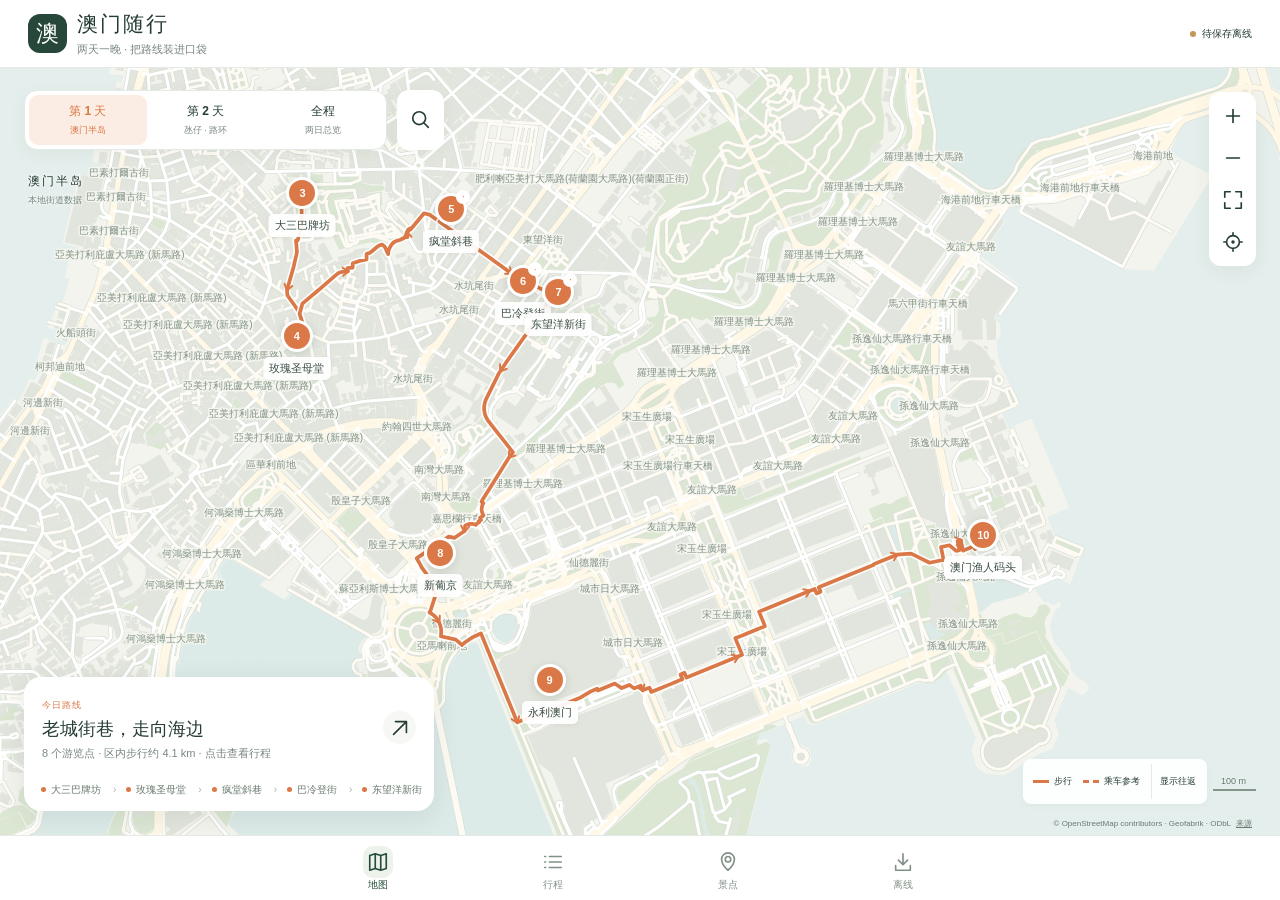
<file: macau-mobile/index.html>
<!doctype html>
<html lang="zh-CN"><head><meta charset="utf-8"><meta name="viewport" content="width=device-width,initial-scale=1,viewport-fit=cover"><meta name="theme-color" content="#f7f8f5"><meta name="apple-mobile-web-app-capable" content="yes"><meta name="apple-mobile-web-app-status-bar-style" content="default"><meta name="apple-mobile-web-app-title" content="澳门随行"><meta name="description" content="澳门两天一晚。内置街道、沿路路线和拍照机位，可保存到手机离线使用。"><title>澳门随行 · 手机离线地图</title><link rel="manifest" href="./manifest.json"><link rel="apple-touch-icon" href="./icon-192.png"><link rel="icon" href="./icon.svg"><link rel="stylesheet" href="./style.css"></head>
<body>
<header class="top"><div class="brand"><span class="brand-mark">澳</span><div><h1>澳门随行</h1><p>两天一晚 · 把路线装进口袋</p></div></div><button id="offlineStatus" class="status" title="查看离线准备状态"><i></i><span>准备中</span></button></header>
<main>
<section id="mapPage" class="page map-page"><div id="map" aria-label="澳门街道地图，可单指拖动、双指缩放"><canvas id="base"></canvas><canvas id="route"></canvas><div id="markers"></div></div>
<div class="map-toolbar"><div class="days" role="tablist" aria-label="选择行程"><button data-day="1" role="tab" aria-selected="true">第 1 天<span>澳门半岛</span></button><button data-day="2" role="tab" aria-selected="false">第 2 天<span>氹仔 · 路环</span></button><button data-day="all" role="tab" aria-selected="false">全程<span>两日总览</span></button></div><button class="small-btn" id="searchOpen" aria-label="搜索景点">⌕</button></div>
<div class="map-controls"><button id="zoomIn" aria-label="放大">＋</button><button id="zoomOut" aria-label="缩小">−</button><button id="fit" aria-label="显示整天行程">⛶</button><button id="gps" aria-label="定位我的位置">◎</button></div>
<div class="map-caption"><span id="areaCaption">澳门半岛</span><small>本地街道数据</small></div>
<div class="map-bottom"><div class="legend"><span><i></i>步行</span><span><i class="dash"></i>乘车参考</span><button id="returnToggle" aria-pressed="false">显示往返</button></div><div id="scale">500 m</div></div>
<div class="map-credit">© OpenStreetMap contributors · Geofabrik · ODbL <button id="sourcesOpen">来源</button></div>
<div id="peek" class="peek"><button id="peekOpen" class="peek-main"><div><span class="peek-eyebrow">今日路线</span><h2 id="peekTitle">沿着街道，慢慢走</h2><p id="peekText">地图与路线正在本地载入</p></div><span class="peek-arrow">↗</span></button><div id="miniRoute" class="mini-route"></div></div>
</section>
<section id="planPage" class="page scroll-page" hidden><div class="section-intro"><p class="muted">路线 / 行程</p><h2 id="planTitle">澳门半岛，老城到海边</h2><p id="planSummary"></p></div><div class="plan-days"><button data-day="1">第 1 天</button><button data-day="2">第 2 天</button></div><div id="nightControls" class="night-controls" hidden><button data-plan="direct">少折返优先</button><button data-plan="night">酒店区夜景收尾</button></div><p class="fine" id="planCaution">时间为规划估算，不包含排队和通关；过关与返程请自行留足余量。</p><div id="planList"></div></section>
<section id="spotsPage" class="page scroll-page" hidden><div class="section-intro"><p class="muted">收藏 / 拍照</p><h2>每一站，都有值得看的</h2></div><label class="search"><span>⌕</span><input id="search" type="search" placeholder="搜索景点、街道、机位" autocomplete="off"></label><div class="filters"><button data-filter="all" class="active">全部地点</button><button data-filter="camera">拍照机位</button><button data-filter="done">已打卡</button></div><div id="spotsList"></div></section>
<section id="offlinePage" class="page scroll-page" hidden><div class="section-intro"><p class="muted">手机 / 离线</p><h2>没有信号，也不丢路线</h2><p>地图、路线和景点小图已随应用打包。下载到手机后，不再调用外部地图服务。</p></div><div class="offline-card"><span class="offline-symbol">↓</span><h3 id="offlineTitle">正在检查本机存储</h3><p id="offlineMessage">先保持网络连接，让应用完成首次保存。</p><progress id="offlineProgress" max="100" value="0"></progress><button class="primary" id="cacheBtn">保存 / 检查离线内容</button><p id="cacheDetail" class="fine"></p></div><h3>iPhone 使用方法</h3><div class="howto"><p><b>1</b><span>用 <strong>Safari</strong> 打开本页，不是在聊天附件或“文件”中预览 HTML。</span></p><p><b>2</b><span>点 Safari 分享按钮，选择<strong>添加到主屏幕</strong>，开启“作为网页 App 打开”。</span></p><p><b>3</b><span><strong>从主屏幕打开一次</strong>，等这里显示“离线已就绪”。然后开启飞行模式，关闭应用再重新打开验证。</span></p></div><p class="fine">Android：使用 Chrome，菜单中选择“安装应用”或“添加到主屏幕”。首次准备仍需联网；清理网站数据后需重新保存。</p><div class="settings"><button id="exportNotes">导出打卡与笔记<span>↗</span></button><button id="importNotes">导入备份<span>↗</span></button><button id="helpOpen">地图来源与使用边界<span>↗</span></button></div><p class="fine">不上传你的位置或笔记。GPS 仅在点击定位且获授权后读取一次。路线不是实时导航，乘车线不等于公交线。</p></section>
</main>
<nav class="bottom-nav" aria-label="主导航"><button data-page="map" class="active"><span>⌘</span>地图</button><button data-page="plan"><span>☷</span>行程</button><button data-page="spots"><span>◇</span>景点</button><button data-page="offline"><span>↓</span>离线</button></nav>
<div id="sheetBackdrop" class="sheet-backdrop" hidden></div><section id="sheet" class="sheet" role="dialog" aria-modal="true" aria-labelledby="sheetTitle" hidden><div class="sheet-head"><span class="handle"></span><button id="sheetClose" aria-label="关闭详情">×</button></div><div id="sheetContent" class="sheet-content"></div><div id="sheetFooter" class="sheet-footer"></div></section>
<div id="toast" role="status" class="toast"></div><div id="loading" class="loading"><span class="brand-mark">澳</span><h2>把澳门装进口袋</h2><p id="loadingText">正在载入内置街道与行程…</p><button id="loadRetry" hidden>重新加载</button></div><noscript><p style="position:fixed;inset:0;background:white;z-index:999;padding:30px">当前查看器未运行网页脚本。请用 Safari 打开应用网址，不要预览 HTML 附件。</p></noscript><script src="./app.js" defer></script></body></html>
</file>
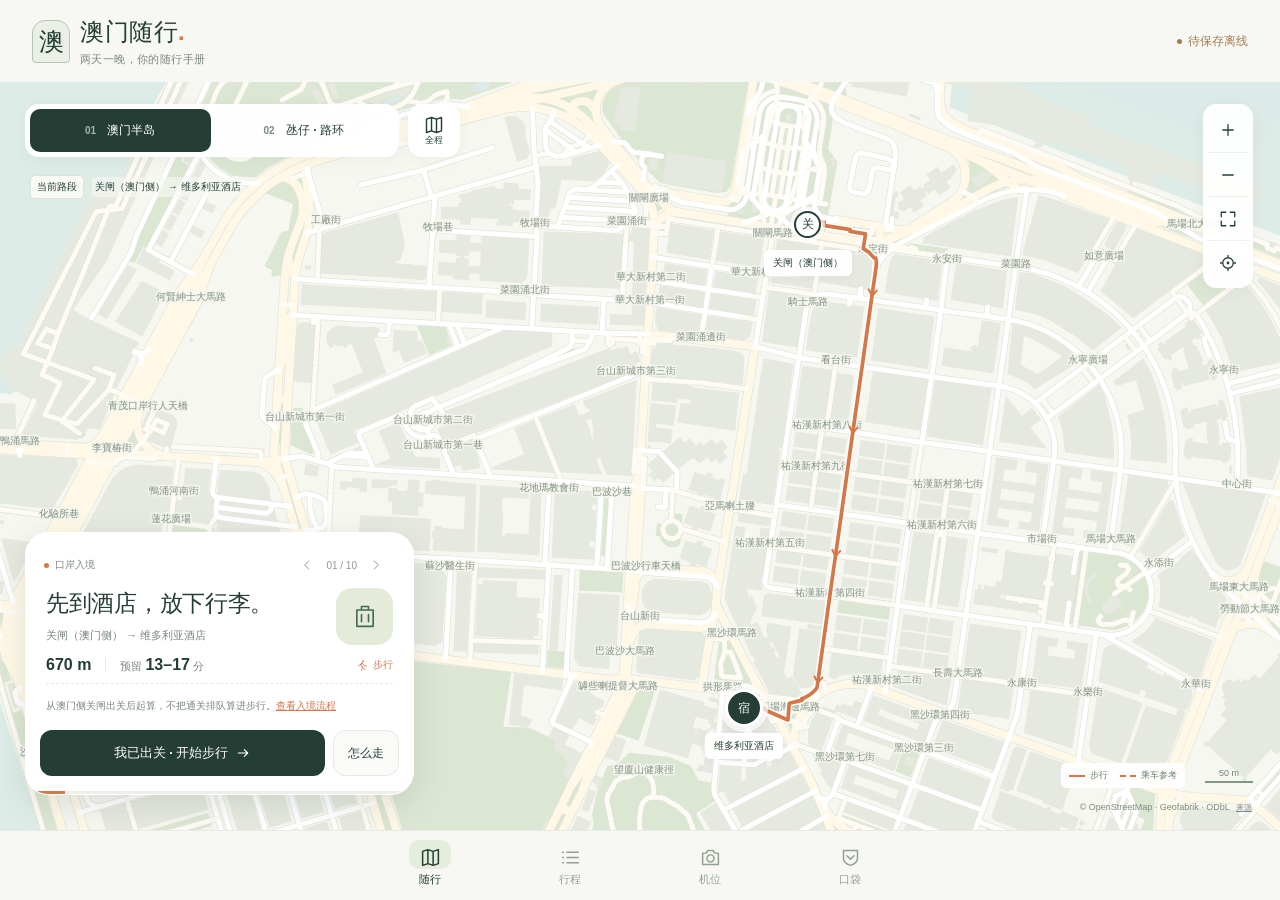
<file: macau-v2/index.html>
<!doctype html>
<html lang="zh-CN"><head><meta charset="utf-8"><meta name="viewport" content="width=device-width,initial-scale=1,viewport-fit=cover"><meta name="theme-color" content="#f7f8f4"><meta name="apple-mobile-web-app-capable" content="yes"><meta name="apple-mobile-web-app-status-bar-style" content="default"><meta name="apple-mobile-web-app-title" content="澳门随行"><meta name="description" content="从口岸到酒店，从酒店再出发。澳门两天一晚的手机离线随行地图。"><title>澳门随行 2.0 · 从口岸到下一站</title><link rel="manifest" href="./manifest.json"><link rel="icon" href="./icon.svg"><link rel="apple-touch-icon" href="./icon-192.png"><link rel="stylesheet" href="./style.css"></head>
<body>
<header class="app-header"><button class="wordmark" data-page="map" aria-label="返回随行地图"><span class="brand-mark">澳</span><span><strong>澳门随行<span class="brand-point">.</span></strong><small>两天一晚，你的随行手册</small></span></button><button id="offlineStatus" class="status" aria-label="查看离线状态"><i></i><span>正在保存</span></button></header>
<main>
<section id="mapPage" class="page map-page">
 <div id="map" tabindex="0" role="application" aria-label="澳门街道地图，单指拖动，双指缩放"><canvas id="base"></canvas><canvas id="route"></canvas><div id="markers"></div></div>
 <div class="map-header"><div class="day-tabs" role="tablist" aria-label="选择天数"><button role="tab" data-day="1" aria-selected="true"><span>01</span> 澳门半岛</button><button role="tab" data-day="2" aria-selected="false"><span>02</span> 氹仔 · 路环</button></div><button id="wholeDay" class="square" aria-label="切换整天路线" title="切换整天路线"></button></div>
 <div class="map-mode"><span id="viewBadge">当前路段</span><span id="viewDescription">关闸 → 维多利亚酒店</span></div>
 <div class="map-controls"><button id="zoomIn" aria-label="放大地图"></button><button id="zoomOut" aria-label="缩小地图"></button><button id="fit" aria-label="重新聚焦路线"></button><button id="gps" aria-label="查看我的位置"></button></div>
 <div class="map-meta"><div class="legend"><span><i></i>步行</span><span><i class="dash"></i>乘车参考</span></div><div id="scale">100 m</div></div>
 <div class="map-credit">© OpenStreetMap · Geofabrik · ODbL <button id="sourcesOpen">来源</button></div>
 <section id="journeyCard" class="journey-card" aria-live="polite"></section>
</section>
<section id="planPage" class="page scroll-page" hidden>
 <div class="page-intro"><span class="section-label">行程手册</span><h1>每一步，都接得上。</h1><p>口岸到酒店，再从酒店出发。</p></div>
 <div class="plan-tabs"><button data-day="1">第一天 · 澳门半岛</button><button data-day="2">第二天 · 离岛</button></div>
 <div id="planOverview" class="plan-overview"></div><div id="nightControls" class="choice-row" hidden><button data-plan="direct">少折返优先</button><button data-plan="night">夜景收尾</button></div>
 <div class="plan-tools"><span id="planCount"></span><button id="planSettings">出发时间与节奏 <span data-icon="sliders"></span></button></div>
 <div id="planList" class="timeline"></div><p class="footnote">时间是可调整的规划估算，不含通关排队。不会根据定位自动勾选，也不会跳过酒店。</p>
</section>
<section id="spotsPage" class="page scroll-page" hidden>
 <div class="page-intro"><span class="section-label">口袋收藏</span><h1>把喜欢的澳门，留下来。</h1><p>你的景点与拍照机位，都在这里。图片已内置，断网也能看。</p></div>
 <label class="search"><span data-icon="search"></span><input id="search" type="search" placeholder="搜索景点、街道或机位" autocomplete="off"></label>
 <div class="filters"><button data-filter="all" class="active">全部地点</button><button data-filter="camera">拍照机位</button><button data-filter="done">已打卡</button></div><div id="spotsList"></div>
</section>
<section id="offlinePage" class="page scroll-page" hidden>
 <div class="page-intro"><span class="section-label">我的口袋</span><h1>没信号，也有方向。</h1><p>街道、路线和小图在本机。进度由你掌控，不上传个人笔记。</p></div>
 <div class="offline-card"><span class="offline-symbol" data-icon="download"></span><div><h2 id="offlineTitle">检查离线内容</h2><p id="offlineMessage">首次打开时请保持联网。</p></div><progress id="offlineProgress" max="100" value="0"></progress><p id="cacheDetail" class="footnote"></p><button class="primary" id="cacheBtn">保存 / 检查离线内容</button></div>
 <div class="hotel-pass"><span class="section-label">今晚落脚</span><h2>维多利亚酒店</h2><p>澳门拱形马路 118 号<br><span>酒店寄存与入住时间，以前台确认为准。</span></p><button id="hotelOpen">打开酒店卡片 <span data-icon="arrow"></span></button></div>
 <div class="settings-list"><button id="installHelp">添加到手机主屏幕<span data-icon="arrow"></span></button><button id="exportNotes">导出进度与笔记<span data-icon="download"></span></button><button id="importNotes">导入旧版或新版备份<span data-icon="upload"></span></button><button id="resetJourney">重置行程进度<span data-icon="refresh"></span></button><button id="helpOpen">数据来源与使用边界<span data-icon="info"></span></button></div>
 <p class="footnote">澳门随行 2.0 · 街道快照 2026-10-12<br>路线是沿路参考，不是实时导航。乘车线不是公交线。清理网站数据会清除本机保存内容，请先备份。</p>
</section>
</main>
<nav class="bottom-nav" aria-label="主导航"><button data-page="map" class="active"><span data-icon="map"></span><span>随行</span></button><button data-page="plan"><span data-icon="list"></span><span>行程</span></button><button data-page="spots"><span data-icon="camera"></span><span>机位</span></button><button data-page="offline"><span data-icon="pocket"></span><span>口袋</span></button></nav>
<div id="sheetBackdrop" class="sheet-backdrop" hidden></div><section id="sheet" class="sheet" role="dialog" aria-modal="true" aria-labelledby="sheetTitle" hidden><div class="sheet-head"><span class="handle"></span><button id="sheetClose" aria-label="关闭详情"><span data-icon="close"></span></button></div><div id="sheetContent" class="sheet-content"></div><div id="sheetFooter" class="sheet-footer"></div></section>
<div id="toast" role="status" class="toast"></div><div id="loading" class="loading"><span class="brand-mark">澳</span><h2>下一站，澳门。</h2><p id="loadingText">正在打开你的离线随行手册…</p><button id="loadRetry" hidden>重新载入</button></div><noscript><p style="position:fixed;inset:0;background:#fff;z-index:1000;padding:30px">请用 Safari 打开成品网址，不要在附件预览器中运行 HTML。</p></noscript><script src="./app.js" defer></script>
</body></html>
</file>
<file: macau-mobile/style.css>
:root{--ink:#253d35;--muted:#798780;--line:#e5eae5;--paper:#f7f8f5;--accent:#db7847;--soft:#fbede3;--blue:#526fc0;--safe:env(safe-area-inset-bottom,0px);--top:calc(68px + env(safe-area-inset-top,0px));--nav:calc(65px + var(--safe));font-family:-apple-system,BlinkMacSystemFont,'Segoe UI','PingFang SC','Microsoft YaHei',sans-serif;color:var(--ink);font-synthesis:none}*{box-sizing:border-box}html,body{margin:0;height:100%;height:100dvh;overflow:hidden;background:var(--paper)}button,input,textarea{font:inherit}button{color:inherit;cursor:pointer;border:0;background:none;-webkit-tap-highlight-color:transparent;touch-action:manipulation}a{color:var(--accent)}button:focus-visible,a:focus-visible,input:focus-visible,textarea:focus-visible{outline:3px solid #a5bfae;outline-offset:3px}button:disabled{opacity:.5;cursor:wait}[hidden]{display:none!important}svg.ui-icon{width:22px;height:22px;fill:none;stroke:currentColor;stroke-width:1.8;stroke-linecap:round;stroke-linejoin:round;pointer-events:none}.top{height:var(--top);padding:env(safe-area-inset-top,0px) 18px 0;display:flex;align-items:center;justify-content:space-between;background:#fff;border-bottom:1px solid var(--line);position:relative;z-index:30}.brand{display:flex;gap:10px;align-items:center}.brand-mark{width:39px;height:39px;display:grid;place-items:center;background:#26473a;border-radius:12px;color:#fff;font-size:23px;font-family:serif;flex-shrink:0}.brand h1{font-size:19px;margin:0;letter-spacing:2px}.brand p{font-size:10px;color:var(--muted);margin:4px 0 0}.status{font-size:10px;display:flex;align-items:center;gap:6px;min-height:44px;padding:8px 0 8px 10px;white-space:nowrap}.status i{width:6px;height:6px;border-radius:50%;background:#c39758}.status.ready i{background:#527d59}main{position:absolute;top:var(--top);bottom:var(--nav);left:0;right:0}.page{height:100%;width:100%;position:relative}.map-page{overflow:hidden}.map-page #map{position:absolute;inset:0;touch-action:none;background:#e4eeec;user-select:none;-webkit-user-select:none;cursor:grab}#map canvas,#markers{position:absolute;inset:0;width:100%;height:100%;pointer-events:none}#markers{overflow:hidden}.marker{position:absolute;transform:translate(-50%,-50%);pointer-events:auto;display:grid;place-items:center;min-width:44px;min-height:44px;padding:6px;z-index:2;touch-action:none}.marker b{border:3px solid white;box-shadow:0 2px 8px #19362825;border-radius:50%;width:32px;height:32px;display:grid;place-items:center;font-size:11px;background:var(--accent);color:white}.marker.blue b{background:var(--blue)}.marker.gray b{background:#748077}.marker.done b{background:#578168}.marker.selected{z-index:8}.marker.selected b{box-shadow:0 0 0 5px #ffffff90,0 4px 13px #19362835}.marker small{position:absolute;top:43px;left:50%;transform:translateX(-50%);white-space:nowrap;background:#ffffffed;padding:4px 6px;border-radius:5px;font-size:10px;box-shadow:0 1px 4px #183d2210;color:#394d42;max-width:135px;text-overflow:ellipsis;overflow:hidden;pointer-events:none}.marker .camera-dot{position:absolute;right:3px;top:3px;background:#fff;border-radius:50%;width:14px;height:14px;display:grid;place-items:center;color:var(--accent);font-size:10px}.map-toolbar{position:absolute;left:14px;right:14px;top:14px;display:flex;gap:10px;pointer-events:none}.days{display:flex;flex:1;background:#fff;padding:4px;border:1px solid #e3e9e3;border-radius:13px;box-shadow:0 4px 18px #2848380b;pointer-events:auto}.days button{flex:1;font-size:12px;font-weight:650;padding:8px 7px;border-radius:9px;min-height:49px;white-space:nowrap}.days button span{display:block;font-size:9px;color:var(--muted);margin-top:4px;font-weight:400}.days button[aria-selected=true]{background:var(--soft);color:var(--accent)}.days button[aria-selected=true] span{color:var(--accent)}.small-btn{width:47px;background:white;border-radius:12px;font-size:27px;box-shadow:0 4px 18px #2848380b;pointer-events:auto;display:grid;place-items:center}.map-controls{position:absolute;right:14px;top:88px;background:white;box-shadow:0 4px 20px #28483810;border-radius:12px;padding:3px}.map-controls button{width:41px;height:42px;display:grid;place-items:center;font-size:22px;border-radius:8px}.map-controls button:active{background:#eef2ed}.map-caption{position:absolute;left:17px;top:91px;pointer-events:none;text-shadow:0 1px 4px white,0 -1px 4px white}.map-caption span{font-size:12px;font-weight:650;letter-spacing:2px;display:block}.map-caption small{font-size:9px;color:#70857b;display:block;margin-top:4px}.map-bottom{position:absolute;bottom:158px;left:14px;right:14px;display:flex;justify-content:space-between;gap:6px;align-items:center}.legend{display:flex;align-items:center;gap:11px;background:#fffffff0;padding:5px 10px;border-radius:8px;box-shadow:0 2px 8px #19372108;font-size:9px;min-height:35px}.legend>span{display:flex;gap:5px;align-items:center;white-space:nowrap}.legend i{display:block;width:16px;border-top:3px solid var(--accent)}.legend i.dash{border-top-style:dashed}.legend button{font-size:9px;padding:7px 1px 7px 8px;min-height:35px;border-left:1px solid var(--line)}.legend button[aria-pressed=true]{color:var(--accent)}#scale{font-size:9px;white-space:nowrap;border-bottom:2px solid #84958b;padding:3px 8px;color:#5d786b;text-shadow:0 0 3px white}.map-credit{position:absolute;bottom:143px;left:0;right:0;font-size:8px;color:#6a7a71;text-align:center;line-height:15px;background:#ffffff80}.map-credit button{font-size:8px;text-decoration:underline;padding:0 3px}.peek{position:absolute;bottom:10px;left:12px;right:12px;background:#fff;border-radius:17px;box-shadow:0 6px 28px #183c2817;overflow:hidden;height:123px}.peek-main{display:flex;width:100%;align-items:center;justify-content:space-between;text-align:left;padding:14px 16px 8px;gap:8px}.peek-eyebrow{font-size:9px;letter-spacing:1px;color:var(--accent)}.peek h2{font-size:16px;margin:5px 0 4px;font-weight:700}.peek p{font-size:10px;color:var(--muted);margin:0;line-height:1.5}.peek-arrow{width:33px;height:33px;border-radius:50%;display:grid;place-items:center;background:var(--paper);font-size:21px;flex-shrink:0}.mini-route{display:flex;overflow-x:auto;gap:0;padding:0 12px 5px;scrollbar-width:none}.mini-route button{font-size:10px;white-space:nowrap;min-height:32px;display:flex;align-items:center;gap:5px;padding:3px 5px;color:#67786c}.mini-route button:not(:last-child):after{content:'›';padding-left:7px;color:#adb6ab}.mini-route i{width:5px;height:5px;background:var(--accent);border-radius:50%}.bottom-nav{position:fixed;bottom:0;left:0;right:0;height:var(--nav);padding:5px 14px var(--safe);display:flex;justify-content:space-around;background:#fff;border-top:1px solid var(--line);z-index:40}.bottom-nav button{flex:1;display:flex;align-items:center;justify-content:center;flex-direction:column;font-size:10px;gap:4px;min-height:53px;color:#819087}.bottom-nav button>span{font-size:22px;line-height:23px;height:24px;display:grid;place-items:center}.bottom-nav button.active{color:#264d3b;font-weight:650}.bottom-nav button.active>span{background:#edf2eb;box-shadow:0 0 0 4px #edf2eb;border-radius:6px}.scroll-page{padding:0 20px 25px;overflow-y:auto;overscroll-behavior:contain;-webkit-overflow-scrolling:touch}.section-intro{padding:24px 0 14px}.section-intro h2{font-size:24px;letter-spacing:-.3px;line-height:1.5;margin:8px 0 10px}.section-intro>p{font-size:12px;line-height:1.9;margin:0;color:var(--muted)}.section-intro .muted{font-size:10px;letter-spacing:2px;color:var(--accent)}.plan-days,.night-controls,.filters{display:flex;gap:7px;margin:6px 0 13px}.plan-days button,.night-controls button,.filters button{min-height:41px;border:1px solid #dfe6df;border-radius:9px;padding:8px 14px;font-size:12px;background:#fff}.plan-days button{flex:1}.plan-days button.active,.night-controls button.active,.filters button.active{color:var(--accent);border-color:var(--soft);background:var(--soft);font-weight:650}.night-controls button{font-size:11px;flex:1}.fine{font-size:10px!important;line-height:1.85!important;color:#89938b!important}.stop-row{display:flex;align-items:center;gap:12px;width:100%;padding:12px 0;text-align:left}.number{width:24px;height:24px;border:1px solid #d9e1d9;border-radius:50%;display:grid;place-items:center;font-size:10px;flex-shrink:0;background:white}.stop-row.completed .number{color:white;background:#5c8264;border-color:#5c8264}.thumb{width:54px;height:54px;border-radius:11px;object-fit:cover;background:#e6ece4;flex-shrink:0}.stop-copy{flex:1;min-width:0}.stop-copy h3{font-size:14px;font-weight:650;margin:0 0 5px;line-height:1.5}.stop-copy p{font-size:10px;color:var(--muted);margin:0;line-height:1.6}.chevron{color:#a2aca3;font-size:22px}.leg{border-left:1px dashed #d0dacd;margin-left:12px;padding:7px 0 7px 23px;font-size:10px;color:#8c998d;width:calc(100% - 12px);display:block;text-align:left;min-height:34px}.search{display:flex;align-items:center;gap:12px;background:#fff;border:1px solid var(--line);border-radius:11px;padding:10px 13px;min-height:48px}.search span{font-size:25px;color:#89978d}.search input{font-size:16px;width:100%;min-width:0;border:0;background:none;outline:none}.filters{margin:15px 0}.filters button{padding:8px 11px;font-size:11px}.spot-card{background:white;border:1px solid var(--line);border-radius:13px;margin:10px 0;padding:3px 13px}.spot-card .number{display:none}.empty{text-align:center;color:var(--muted);padding:40px 10px;font-size:13px}.offline-card{background:#fff;border:1px solid var(--line);padding:22px;border-radius:17px;margin:5px 0 24px;text-align:center}.offline-symbol{width:48px;height:48px;background:#edf3e9;color:#3b6949;border-radius:15px;display:inline-grid;place-items:center;font-size:30px}.offline-card h3{font-size:18px;margin:14px 0 9px}.offline-card p{font-size:12px;line-height:1.9;color:var(--muted);margin:8px 0}.primary{background:#294e3e;color:white;min-height:46px;border-radius:10px;padding:12px 20px;font-size:13px;width:100%;font-weight:550}.offline-card progress{width:100%;height:5px;accent-color:#5c865d;margin:10px 0 16px}.howto p{display:flex;gap:12px;line-height:1.9;font-size:12px;color:#6e7f72}.howto b{display:inline-grid;place-items:center;width:25px;height:25px;flex-shrink:0;background:#eaf0e6;border-radius:8px;color:#537257;font-weight:500}.scroll-page>h3{font-size:15px;margin:23px 0 14px}.settings{border-top:1px solid var(--line);margin:20px 0}.settings button{display:flex;justify-content:space-between;width:100%;padding:17px 2px;min-height:50px;font-size:12px;border-bottom:1px solid var(--line)}.sheet-backdrop{position:fixed;inset:0;background:#1932254f;z-index:90;backdrop-filter:blur(2px)}.sheet{position:fixed;bottom:0;left:0;right:0;max-height:85dvh;background:#fff;border-radius:24px 24px 0 0;z-index:100;display:flex;flex-direction:column;padding-bottom:var(--safe);box-shadow:0 -15px 65px #152e2126;animation:appear .18s ease-out}.sheet-head{height:42px;display:flex;align-items:center;justify-content:center;flex-shrink:0;position:relative;touch-action:pan-y}.handle{height:4px;width:36px;background:#dde4dc;border-radius:5px}.sheet-head>button{position:absolute;right:9px;top:2px;font-size:28px;min-height:40px;min-width:44px;color:#7c8c7f}.sheet-content{overflow-y:auto;overscroll-behavior:contain;padding:0 23px 22px;min-height:0;-webkit-overflow-scrolling:touch}.sheet-hero{display:flex;gap:16px;align-items:center;margin:4px 0 18px}.sheet-hero img{width:85px;height:85px;object-fit:cover;border-radius:15px;background:#e7ece5}.sheet-hero h2{font-size:21px;line-height:1.4;margin:6px 0 7px}.sheet-hero p{font-size:10px;color:var(--muted);line-height:1.7;margin:0}.tag{font-size:10px;color:var(--accent);letter-spacing:1px}.sheet-content>h2{font-size:22px;line-height:1.5}.sheet-content>h3{font-size:14px;margin:20px 0 11px}.sheet-content>p{font-size:12px;line-height:1.9;color:#748477}.shot{border-left:2px solid var(--soft);padding-left:12px;margin:17px 0}.shot h4{font-size:13px;margin:0 0 5px;font-weight:650;line-height:1.6}.shot h4 span{font-size:10px;color:var(--accent);margin-right:6px}.shot p{font-size:11px;line-height:1.9;color:var(--muted);margin:0}.warning{background:#fff6e9;border-radius:9px;padding:10px 12px;font-size:11px;color:#987748;line-height:1.9;margin:12px 0}.notes{width:100%;font-size:16px;min-height:78px;border:1px solid var(--line);border-radius:9px;background:#f8faf6;padding:10px;resize:vertical;line-height:1.65}.sheet-footer{display:flex;gap:9px;border-top:1px solid var(--line);padding:12px 20px;flex-shrink:0}.sheet-footer button{min-height:46px;border-radius:10px;padding:10px 15px;font-size:12px;background:#eef3eb}.sheet-footer button:first-child{flex:1;background:var(--accent);color:white}.sheet-links{display:flex;gap:7px;flex-wrap:wrap;margin:13px 0}.sheet-links a,.sheet-links button{font-size:11px;line-height:1.6;border:1px solid var(--line);border-radius:8px;padding:11px 12px;text-decoration:none;min-height:43px}.toast{position:fixed;bottom:calc(var(--nav) + 16px);left:50%;transform:translateX(-50%);background:#254330ed;color:#fff;padding:12px 17px;border-radius:10px;font-size:12px;line-height:1.8;z-index:200;max-width:calc(100% - 32px);width:max-content;pointer-events:none;opacity:0;transition:opacity .18s}.toast.show{opacity:1}.loading{position:fixed;inset:0;background:#f7f8f5;z-index:150;display:flex;flex-direction:column;align-items:center;justify-content:center;padding:30px;text-align:center}.loading .brand-mark{width:64px;height:64px;font-size:35px;border-radius:20px}.loading h2{font-size:22px;margin:23px 0 10px}.loading p{font-size:12px;line-height:1.9;color:var(--muted)}.loading button{padding:13px 24px;background:#294e3e;color:white;border-radius:10px;font-size:13px}.gps-pin{position:absolute;width:16px;height:16px;border-radius:50%;background:#4d7cd2;border:3px solid white;box-shadow:0 0 0 10px #4d7cd22b;transform:translate(-50%,-50%)}@keyframes appear{from{transform:translateY(22px);opacity:0}to{transform:none;opacity:1}}@media(min-width:780px){.top{padding-left:28px;padding-right:28px}.brand h1{font-size:21px}.brand p{font-size:11px}.map-toolbar{max-width:420px;left:24px;top:22px}.map-caption{left:28px;top:105px}.map-controls{right:24px;top:24px}.peek{width:410px;left:24px;bottom:24px;height:134px}.map-bottom{left:auto;right:24px;bottom:31px}.map-credit{bottom:4px;background:none;left:auto;right:25px}.peek-main{padding:17px 18px 12px}.peek h2{font-size:18px}.peek p{font-size:11px}.bottom-nav{justify-content:center;gap:35px}.bottom-nav button{max-width:140px}.scroll-page{max-width:740px;margin:auto;padding:0 25px 35px}.sheet{width:420px;left:auto;right:24px;bottom:calc(var(--nav) + 18px);border-radius:20px;max-height:calc(100dvh - var(--top) - var(--nav) - 40px);padding-bottom:0}.sheet-backdrop{background:#19322515;backdrop-filter:none}.marker small{font-size:11px}}@media(max-width:360px){.top{padding-left:12px;padding-right:12px}.brand h1{font-size:17px}.brand p{font-size:9px}.status{font-size:9px}.map-toolbar{left:10px;right:10px;gap:7px}.days button{padding:7px 4px}.map-bottom{left:10px;right:10px}.legend{gap:7px;padding:4px 7px}.peek h2{font-size:15px}.scroll-page{padding-left:16px;padding-right:16px}}@media(prefers-reduced-motion:reduce){*{animation:none!important;transition:none!important}}
</file>
<file: macau-v2/style.css>
:root{--ink:#243e35;--muted:#79867f;--line:#e6eae3;--paper:#fff;--surface:#f7f8f4;--accent:#d47749;--soft:#f9eee5;--blue:#557e98;--header:72px;--nav:64px;font-family:-apple-system,BlinkMacSystemFont,"PingFang SC","Hiragino Sans GB","Microsoft YaHei",sans-serif;color:var(--ink);font-synthesis:none}*{box-sizing:border-box}html,body{margin:0;height:100%;height:100dvh;overflow:hidden;background:var(--surface);-webkit-font-smoothing:antialiased}button,input,textarea,select{font:inherit;color:inherit}button{border:0;background:none;cursor:pointer;-webkit-tap-highlight-color:transparent}button,a{touch-action:manipulation}button:disabled{opacity:.4;cursor:default}a{color:inherit;text-underline-offset:3px}button:focus-visible,a:focus-visible,input:focus-visible,textarea:focus-visible{outline:3px solid #739cba;outline-offset:3px}[hidden]{display:none!important}.ui-icon{width:20px;height:20px;fill:none;stroke:currentColor;stroke-width:1.7;stroke-linecap:round;stroke-linejoin:round;vertical-align:middle;pointer-events:none}span[data-icon]{display:inline-flex;align-items:center;justify-content:center}.app-header{height:calc(var(--header) + env(safe-area-inset-top));padding:env(safe-area-inset-top) 20px 0;display:flex;align-items:center;justify-content:space-between;background:var(--surface);position:relative;z-index:40}.wordmark{display:flex;gap:10px;align-items:center;padding:0;text-align:left;min-height:48px}.brand-mark{font-family:"Songti SC","Noto Serif CJK SC",serif;display:grid;place-items:center;width:38px;height:43px;border:1px solid #b7c5b9;border-radius:13px 13px 4px 4px;color:var(--ink);font-size:25px;background:#eaf0e6}.wordmark strong{font-size:21px;letter-spacing:.5px;display:block;font-weight:750}.brand-point{color:var(--accent)}.wordmark small{font-size:10px;color:var(--muted);display:block;margin-top:4px;letter-spacing:.4px}.status{display:flex;align-items:center;gap:6px;padding:8px 0 8px 8px;min-height:44px;font-size:10px;color:#a77c4e;white-space:nowrap}.status i{width:5px;height:5px;background:currentColor;border-radius:50%}.status.ready{color:#5c7b62}main{height:calc(100dvh - var(--header) - var(--nav) - env(safe-area-inset-top) - env(safe-area-inset-bottom));position:relative}.page{height:100%;min-height:0}.map-page{position:relative;isolation:isolate;overflow:hidden;background:#e5efeb}#map{position:absolute;inset:0;touch-action:none;outline:none;overflow:hidden;user-select:none;-webkit-user-select:none;cursor:grab}#map:active{cursor:grabbing}canvas,#markers{position:absolute;inset:0;width:100%;height:100%}canvas,#markers{pointer-events:none}.map-header{position:absolute;left:16px;right:16px;top:12px;display:flex;gap:9px;z-index:4;pointer-events:none}.day-tabs{padding:4px;display:flex;gap:3px;flex:1;background:#fffffff5;box-shadow:0 3px 16px #2c44320c;border:1px solid #ffffffd9;border-radius:14px;pointer-events:auto}.day-tabs button{flex:1;min-height:43px;border-radius:10px;font-size:12px;font-weight:550;white-space:nowrap;padding:8px}.day-tabs button>span{font-size:10px;opacity:.6;display:inline-block;margin-right:8px;font-variant-numeric:tabular-nums}.day-tabs button[aria-selected=true]{background:var(--ink);color:#fff}.square{width:52px;min-height:52px;border-radius:14px;background:#fff;display:grid;place-items:center;box-shadow:0 3px 16px #2c44320c;pointer-events:auto}.square.active{background:var(--ink);color:white}.map-mode{position:absolute;top:76px;left:20px;right:72px;display:flex;gap:8px;align-items:center;font-size:10px;pointer-events:none;white-space:nowrap;overflow:hidden}.map-mode #viewBadge{background:#fffdf8d9;border:1px solid #dbe4d8;border-radius:5px;padding:4px 6px;flex-shrink:0}.map-mode #viewDescription{overflow:hidden;text-overflow:ellipsis;background:#f7f8f49e;border-radius:3px;padding:3px}.map-controls{position:absolute;right:16px;top:117px;background:#fffffff2;border:1px solid #fff;border-radius:13px;padding:3px;display:flex;flex-direction:column;box-shadow:0 3px 16px #2c44320c;z-index:4}.map-controls button{width:38px;height:42px;display:grid;place-items:center}.map-controls button+button{border-top:1px solid #eff1ed}.map-controls .ui-icon{width:18px;height:18px}.map-meta{position:absolute;left:21px;right:21px;bottom:calc(var(--card-h,245px) + 38px);display:flex;justify-content:space-between;align-items:center;pointer-events:none;font-size:9px;color:#698074}.legend{display:flex;gap:12px;background:#ffffffe5;border-radius:5px;padding:6px 8px}.legend span{display:flex;align-items:center;gap:5px}.legend i{width:16px;border-top:2px solid var(--accent)}.legend i.dash{border-top-style:dashed}#scale{min-width:32px;text-align:center;border-bottom:2px solid #809888;padding-bottom:3px;text-shadow:0 0 3px white}.map-credit{position:absolute;bottom:calc(var(--card-h,245px) + 19px);left:0;right:0;text-align:center;font-size:7px;color:#7b8b81;line-height:1.4;pointer-events:none}.map-credit button{font-size:8px;text-decoration:underline;pointer-events:auto;padding:0 4px;min-height:14px}.marker{position:absolute;transform:translate(-50%,-50%);width:44px;height:44px;display:grid;place-items:center;pointer-events:auto;padding:0;z-index:2}.marker b{display:grid;place-items:center;width:33px;height:33px;border:3px solid white;border-radius:50%;background:var(--accent);color:white;box-shadow:0 2px 6px #21392c35;font-size:12px;font-weight:650}.marker.blue b{background:var(--blue)}.marker.gray b{background:var(--ink)}.marker.origin b{background:#fff;color:var(--ink);border:2px solid var(--ink);width:27px;height:27px;box-shadow:0 0 0 4px #ffffffad}.marker.selected{z-index:20}.marker.selected b{width:38px;height:38px;box-shadow:0 0 0 5px #ffffffb8,0 3px 12px #21392c25}.marker small{position:absolute;top:47px;left:50%;transform:translateX(-50%);white-space:nowrap;font-size:10px;background:#fffffff4;border:1px solid white;border-radius:5px;padding:5px 8px;color:var(--ink);font-weight:600;pointer-events:none;box-shadow:0 2px 8px #21392c0b;max-width:185px;overflow:hidden;text-overflow:ellipsis}.marker.done b{background:#72947b}.camera-dot{position:absolute;right:1px;top:1px;font-size:16px;line-height:10px;background:#fff;color:var(--accent);width:11px;height:11px;border-radius:50%}.gps-pin{position:absolute;width:16px;height:16px;background:#5489c7;border:3px solid white;border-radius:50%;transform:translate(-50%,-50%);box-shadow:0 0 0 10px #5c9aea26}
.journey-card{position:absolute;bottom:10px;left:12px;right:12px;border:1px solid #fff;border-radius:23px;background:#fff;box-shadow:0 10px 32px #253c3021;overflow:hidden;z-index:6;transition:box-shadow .2s}.journey-top{display:flex;align-items:center;justify-content:space-between;padding:9px 18px 5px;gap:8px}.journey-top .stage{display:flex;align-items:center;gap:6px;font-size:10px;color:var(--muted)}.stage i{width:5px;height:5px;background:var(--accent);border-radius:50%}.step-control{display:flex;align-items:center;gap:0;font-size:10px;color:#8f9991;font-variant-numeric:tabular-nums}.step-control button{width:38px;height:36px;display:grid;place-items:center}.step-control .ui-icon{width:14px;height:14px}.journey-body{padding:0 20px 12px}.journey-body h2{font-size:23px;letter-spacing:-.3px;line-height:1.3;margin:1px 0 7px;font-weight:730}.journey-body h2.small{font-size:20px}.journey-body .subtitle{margin:0;color:var(--muted);font-size:11px;line-height:1.7}.journey-mainline{display:flex;justify-content:space-between;align-items:flex-start;gap:12px}.journey-art{width:57px;height:57px;border-radius:13px;object-fit:cover;flex-shrink:0;background:#f1f4ec}.trip-metrics{display:flex;gap:14px;align-items:center;margin-top:11px;font-size:11px;color:#7c8980;min-height:17px}.trip-metrics strong{color:var(--ink);font-size:16px;font-weight:600;font-variant-numeric:tabular-nums}.trip-metrics .metric-sep{width:1px;height:14px;background:var(--line)}.trip-metrics .method{margin-left:auto;display:flex;gap:4px;align-items:center;font-size:10px;color:var(--accent)}.trip-metrics .ui-icon{width:13px;height:13px}.card-task{font-size:10px;color:var(--muted);line-height:1.6;margin:9px 0 0;padding-top:9px;border-top:1px dashed var(--line)}.card-task button{font-size:10px;color:var(--accent);text-decoration:underline;padding:4px 0;min-height:25px}.journey-actions{display:flex;gap:8px;padding:0 14px 13px}.primary{background:var(--ink);color:white;min-height:46px;border-radius:12px;padding:11px 16px;font-weight:550;font-size:13px;display:flex;gap:7px;align-items:center;justify-content:center}.primary .ui-icon{width:16px;height:16px}.journey-actions .primary{flex:1}.secondary{border:1px solid var(--line);background:#fafbf8;border-radius:12px;min-height:46px;padding:10px 14px;font-size:12px}.journey-progress{height:3px;background:#edf0e9}.journey-progress i{height:100%;display:block;background:var(--accent);transition:width .3s}.bottom-nav{height:calc(var(--nav) + env(safe-area-inset-bottom));padding:3px 12px env(safe-area-inset-bottom);display:flex;justify-content:space-around;align-items:stretch;background:var(--surface);border-top:1px solid #e7ebe3}.bottom-nav button{display:flex;flex:1;flex-direction:column;justify-content:center;align-items:center;gap:4px;font-size:10px;color:#94a092;position:relative;border-radius:12px}.bottom-nav .ui-icon{width:21px;height:21px}.bottom-nav button.active{color:var(--ink);font-weight:650}.bottom-nav button.active:before{content:"";position:absolute;top:6px;width:42px;height:29px;border-radius:10px;background:#e5eddc;z-index:0}.bottom-nav button>span{position:relative;z-index:1}
.scroll-page{overflow-y:auto;overscroll-behavior-y:contain;-webkit-overflow-scrolling:touch;padding:9px 22px 36px;scrollbar-width:thin}.page-intro{padding:18px 0 22px}.section-label{font-size:10px;letter-spacing:1.4px;color:var(--muted)}.page-intro h1{font-size:26px;line-height:1.45;letter-spacing:-.6px;margin:10px 0;font-weight:700}.page-intro p{font-size:12px;color:var(--muted);line-height:1.85;margin:0}.plan-tabs{display:flex;background:#eaf0e6;border-radius:12px;padding:4px;gap:4px;margin-bottom:18px}.plan-tabs button{flex:1;min-height:43px;font-size:12px;border-radius:9px}.plan-tabs button.active{background:var(--ink);color:white}.plan-overview{padding:0 0 15px;display:flex;gap:13px;align-items:center;border-bottom:1px solid var(--line)}.plan-overview .number-display{font-size:38px;font-weight:350;color:var(--accent);letter-spacing:-2px;line-height:1.2}.plan-overview h2{font-size:16px;margin:0 0 6px;font-weight:650}.plan-overview p{font-size:10px;color:var(--muted);margin:0;line-height:1.7}.plan-tools{display:flex;justify-content:space-between;align-items:center;padding:7px 0 10px;font-size:10px;color:var(--muted)}.plan-tools button{font-size:10px;display:flex;align-items:center;gap:4px;min-height:36px}.plan-tools .ui-icon{width:13px;height:13px}.choice-row{display:flex;gap:7px;padding:13px 0 0}.choice-row button{min-height:39px;border:1px solid var(--line);border-radius:9px;font-size:11px;flex:1}.choice-row button.active{border-color:#aabca9;background:#eaf0e6}.phase-heading{font-size:11px;color:var(--accent);padding:19px 0 11px;display:flex;align-items:center;gap:7px;font-weight:650}.phase-heading:first-child{padding-top:0}.phase-heading:after{content:"";height:1px;background:var(--line);flex:1;margin-left:6px}.phase-heading .ui-icon{width:14px;height:14px}.timeline-stop{display:grid;grid-template-columns:33px 1fr;gap:9px}.timeline-spine{display:flex;flex-direction:column;align-items:center;position:relative}.timeline-spine:after{content:"";width:1px;background:#dce3d8;flex:1;margin-top:5px}.timeline-spine .number{width:28px;height:28px;display:grid;place-items:center;border-radius:50%;background:#eaf0e6;border:1px solid #dce5d8;font-size:10px;flex-shrink:0;margin-top:12px;font-variant-numeric:tabular-nums}.timeline-stop.current .number{background:var(--accent);border-color:var(--accent);color:white}.timeline-stop.checked .number{background:var(--ink);color:white}.timeline-block{min-width:0;padding-bottom:8px}.timeline-poi{background:white;border-radius:14px;display:flex;width:100%;text-align:left;gap:11px;align-items:center;min-height:72px;padding:12px;border:1px solid #edf0e7}.timeline-stop.hotel .timeline-poi{background:#edf2e8;border-color:#d6e2d0}.timeline-stop.current .timeline-poi{border-color:var(--accent);box-shadow:0 2px 10px #334f2710}.timeline-poi img,.spot-row img{width:44px;height:44px;object-fit:cover;border-radius:9px;flex-shrink:0}.timeline-copy{flex:1;min-width:0}.timeline-copy h3{font-size:13px;line-height:1.45;margin:0 0 5px;font-weight:600;white-space:normal}.timeline-copy p{font-size:10px;line-height:1.6;color:var(--muted);margin:0}.timeline-copy p>span{margin-left:5px;color:var(--accent)}.timeline-copy .visit-label{font-size:9px;color:#5c785c;display:block;margin-bottom:3px}.timeline-poi>.ui-icon{width:14px;height:14px;flex-shrink:0;color:#8e9f8b}.transit-row{font-size:10px;color:var(--muted);display:flex;gap:6px;align-items:center;text-align:left;min-height:44px;width:100%;padding:8px 0 7px 8px;line-height:1.6}.transit-row .ui-icon{width:14px;height:14px;flex-shrink:0;color:var(--accent)}.crossing-note{margin-bottom:8px;border-left:2px solid #bccfb6;padding:0 0 0 12px}.crossing-note h3{font-size:12px;margin:0 0 6px}.crossing-note p{font-size:10px;line-height:1.8;color:var(--muted);margin:0}.crossing-note button{font-size:10px;text-decoration:underline;min-height:30px;padding:0;color:var(--accent)}.footnote{font-size:10px;line-height:1.9;color:#8a968b;margin:14px 0 0}#planPage .page-intro{padding:12px 0 15px}#planPage .page-intro h1{margin:7px 0;font-size:25px}#planPage .page-intro p{font-size:11px}.search{display:flex;gap:9px;align-items:center;background:#fff;padding:12px 14px;border:1px solid var(--line);border-radius:12px}.search .ui-icon{width:17px;height:17px;color:var(--muted)}.search input{width:100%;border:0;outline:0;min-width:0;background:none;font-size:16px;line-height:1.4}.search input::placeholder{font-size:12px;color:#99a296}.filters{display:flex;gap:8px;margin:15px 0 14px}.filters button{border:1px solid var(--line);border-radius:20px;padding:10px 14px;min-height:40px;font-size:11px}.filters button.active{background:var(--ink);color:#fff;border-color:var(--ink)}.spot-row{display:flex;align-items:center;gap:12px;width:100%;text-align:left;border-bottom:1px solid var(--line);padding:16px 0;min-height:84px}.spot-row img{width:62px;height:62px;border-radius:13px}.spot-copy{flex:1;min-width:0}.spot-copy h3{font-size:14px;margin:0 0 6px;line-height:1.5;font-weight:600}.spot-copy p{font-size:10px;margin:0;line-height:1.7;color:var(--muted)}.spot-copy span{font-size:10px;color:var(--accent);display:inline-block;margin-top:5px}.spot-row>.ui-icon{width:15px;height:15px;color:#9aa696}.offline-card{padding:21px;background:#edf2e8;border:1px solid #d6e2d0;border-radius:18px}.offline-symbol{width:43px;height:43px;background:#fff;border-radius:50%;margin-bottom:12px;display:flex}.offline-card h2{font-size:20px;margin:0 0 9px}.offline-card p{font-size:12px;line-height:1.9;color:#6e836e}.offline-card progress{width:100%;height:6px;border:0;border-radius:5px;overflow:hidden;accent-color:var(--ink);margin-top:5px}.offline-card progress::-webkit-progress-bar{background:#d6e1cc}.offline-card progress::-webkit-progress-value{background:var(--ink);border-radius:5px}.offline-card .primary{width:100%;margin-top:17px}.hotel-pass{margin:23px 0 15px;padding:20px 0;border-top:1px dashed #cbd5c5;border-bottom:1px dashed #cbd5c5}.hotel-pass h2{font-size:20px;margin:10px 0}.hotel-pass p{font-size:12px;line-height:1.9;margin:0}.hotel-pass p span{font-size:10px;color:var(--muted)}.hotel-pass button{padding:10px 0 0;font-size:11px;display:flex;align-items:center;gap:12px;min-height:44px}.settings-list button{display:flex;align-items:center;justify-content:space-between;width:100%;min-height:59px;border-bottom:1px solid var(--line);text-align:left;font-size:12px}.settings-list .ui-icon{width:17px;height:17px;color:#81947e}
.sheet-backdrop{position:fixed;inset:0;background:#19332442;backdrop-filter:blur(2px);z-index:70}.sheet{position:fixed;left:0;right:0;bottom:0;max-height:88dvh;background:var(--surface);border-radius:27px 27px 0 0;display:flex;flex-direction:column;z-index:80;box-shadow:0 -12px 60px #11291d22;animation:sheetIn .2s ease-out}.sheet-head{height:45px;flex-shrink:0;display:flex;align-items:center;justify-content:center;position:relative}.handle{width:36px;height:4px;border-radius:5px;background:#d3ddd0}.sheet-head button{position:absolute;right:10px;top:4px;width:44px;height:40px;display:grid;place-items:center}.sheet-head .ui-icon{width:18px;height:18px}.sheet-content{overflow-y:auto;overscroll-behavior:contain;padding:8px 24px 24px;min-height:0;font-size:13px;line-height:1.9;scrollbar-width:thin}.sheet-content h2{font-size:24px;line-height:1.4;margin:5px 0 12px;font-weight:700;letter-spacing:-.3px}.sheet-content h3{font-size:13px;line-height:1.5;margin:22px 0 12px}.sheet-content p{font-size:12px;color:#71816f;line-height:1.9;margin:8px 0 12px}.sheet-content .section-label{font-size:10px}.sheet-footer{display:flex;gap:9px;padding:12px 20px calc(13px + env(safe-area-inset-bottom));border-top:1px solid var(--line);background:#fff;flex-shrink:0}.sheet-footer button{flex:1}.sheet-footer .secondary{flex:0 0 auto}.sheet-hero{display:flex;gap:16px;align-items:center;padding:0 0 14px;border-bottom:1px solid var(--line);margin-bottom:15px}.sheet-hero img{width:84px;height:100px;object-fit:cover;border-radius:15px}.sheet-hero h2{font-size:22px;margin:5px 0 7px}.sheet-hero p{font-size:10px;margin:0}.sheet-hero small{font-size:9px;color:var(--muted)}.warning{background:#f6f0e3;border:1px solid #eae1cb;border-radius:10px;padding:11px 13px;font-size:11px;line-height:1.85;color:#967951;margin:12px 0}.warning a{display:inline-block;font-size:10px}.soft-note{background:#edf2e8;border-radius:10px;padding:12px 14px;font-size:11px;color:#698366;line-height:1.9;margin:14px 0}.route-facts{display:flex;gap:23px;padding:14px 0;border-top:1px dashed var(--line);border-bottom:1px dashed var(--line);margin:15px 0}.route-facts strong{display:block;font-size:25px;font-weight:500;line-height:1.3;font-variant-numeric:tabular-nums}.route-facts span{font-size:10px;color:var(--muted)}.route-sequence{display:flex;flex-direction:column;gap:0}.route-instruction{position:relative;display:flex;align-items:flex-start;gap:12px;padding:8px 0;font-size:12px;line-height:1.8}.route-instruction b{width:23px;height:23px;border-radius:50%;border:1px solid #ccd9c4;display:grid;place-items:center;flex-shrink:0;font-size:10px;background:#eef3e8}.route-instruction span{padding-top:0}.route-instruction:after{content:"";position:absolute;left:11px;top:32px;bottom:-7px;width:1px;background:#d9e2d2}.route-instruction:last-child:after{display:none}.check-task{display:flex;width:100%;align-items:center;gap:11px;text-align:left;min-height:48px;padding:9px 0;font-size:12px;border-bottom:1px solid var(--line);line-height:1.7}.check-task .box{width:21px;height:21px;border:1px solid #c9d5c2;border-radius:6px;flex-shrink:0;display:grid;place-items:center}.check-task[aria-pressed=true] .box{background:var(--ink);border-color:var(--ink);color:#fff}.check-task .ui-icon{width:14px;height:14px}.shot{border-left:2px solid #d8e4cd;padding:2px 0 2px 13px;margin:16px 0}.shot h4{font-size:13px;margin:0;line-height:1.8}.shot h4 span{font-size:10px;color:var(--accent);display:block;margin-bottom:4px}.shot p{font-size:11px;margin:5px 0 0}.notes{width:100%;min-height:95px;border:1px solid var(--line);border-radius:12px;padding:12px;background:white;font-size:16px;line-height:1.75;resize:vertical}.notes::placeholder{font-size:12px;color:#99a493}.sheet-links{display:flex;gap:8px;flex-wrap:wrap}.sheet-links a,.sheet-links button{font-size:11px;min-height:42px;border:1px solid var(--line);background:white;padding:10px 12px;border-radius:9px;text-decoration:none;display:inline-flex;gap:5px;align-items:center}.small-muted{font-size:10px!important;color:var(--muted)!important}.mode-options{display:flex;gap:9px;margin:15px 0}.mode-options button{flex:1;border:1px solid var(--line);border-radius:11px;min-height:47px;font-size:12px;background:white}.mode-options button.active{background:var(--ink);color:white}.field-row{display:flex;align-items:center;justify-content:space-between;gap:15px;padding:13px 0;border-bottom:1px solid var(--line);font-size:12px}.field-row input{font-size:16px;padding:9px 10px;border-radius:9px;border:1px solid var(--line);width:130px;background:white}.toast{position:fixed;left:50%;transform:translate(-50%,14px);bottom:calc(83px + env(safe-area-inset-bottom));background:#213e32f2;color:#fff;padding:12px 19px;font-size:12px;border-radius:12px;line-height:1.8;max-width:90%;width:max-content;z-index:200;pointer-events:none;opacity:0;transition:opacity .2s,transform .2s}.toast.show{opacity:1;transform:translate(-50%,0)}.loading{position:fixed;inset:0;z-index:500;background:var(--surface);display:flex;flex-direction:column;align-items:center;justify-content:center;text-align:center;padding:28px}.loading .brand-mark{width:65px;height:78px;font-size:42px;border-radius:24px 24px 7px 7px}.loading h2{font-size:25px;font-weight:600;margin:24px 0 8px}.loading p{font-size:12px;color:var(--muted);max-width:350px;line-height:1.9}.loading button{padding:13px 25px;background:var(--ink);color:white;border-radius:12px;margin-top:10px}.empty{font-size:12px;text-align:center;color:var(--muted);padding:35px 0;line-height:2}.place-symbol{display:inline-flex;align-items:center;justify-content:center;flex-shrink:0;width:44px;height:44px;border-radius:12px;background:#e4ecd9;color:#456a50}.place-symbol .ui-icon{width:24px;height:24px;stroke-width:1.4}.place-symbol.journey-art{width:57px;height:57px;border-radius:16px}.place-symbol.journey-art .ui-icon{width:28px;height:28px}.sheet-hero>.place-symbol{width:84px;height:100px;border-radius:16px}.sheet-hero>.place-symbol .ui-icon{width:38px;height:38px}.spot-row>.place-symbol{width:62px;height:62px}
@keyframes sheetIn{from{opacity:0;transform:translateY(22px)}to{opacity:1;transform:translateY(0)}}@media(max-height:730px){:root{--header:64px;--nav:58px}.journey-top{padding-top:5px;padding-bottom:1px}.journey-body{padding-bottom:10px}.journey-body h2{font-size:20px}.journey-art,.place-symbol.journey-art{width:49px;height:49px}.card-task{margin-top:5px;padding-top:5px}.trip-metrics{margin-top:7px}.journey-actions{padding-bottom:10px}.map-controls{top:108px}.map-controls button{height:37px}.map-mode{top:73px}.day-tabs button{min-height:38px}.square{min-height:48px}.map-header{top:10px}}@media(min-width:780px){:root{--header:82px;--nav:70px}.app-header{padding-left:32px;padding-right:32px}.wordmark strong{font-size:24px}.wordmark small{font-size:11px}.status{font-size:12px}.map-header{left:25px;right:auto;width:435px;top:22px}.map-mode{left:30px;top:93px;right:auto;max-width:480px}.map-controls{right:27px;top:22px}.map-controls button{width:42px;height:44px}.journey-card{left:25px;right:auto;bottom:35px;width:389px}.map-meta{left:auto;right:27px;bottom:42px;gap:20px}.map-credit{left:auto;right:24px;bottom:15px;font-size:9px}.scroll-page{max-width:840px;margin:auto;padding:12px 55px 45px}.page-intro{padding-top:24px}.page-intro h1{font-size:34px}.bottom-nav{justify-content:center;gap:35px}.bottom-nav button{max-width:105px;font-size:11px}.sheet{left:50%;right:auto;bottom:40px;transform:translateX(-50%);width:490px;border-radius:25px;max-height:85dvh;animation:none}.sheet-content{padding-left:28px;padding-right:28px}.timeline-poi{padding:14px}.journey-body h2{font-size:23px}.journey-top{padding-top:14px}.journey-actions{padding-bottom:15px}}@media(prefers-reduced-motion:reduce){*,*:before,*:after{animation:none!important;transition:none!important;scroll-behavior:auto!important}}
/* overview refinements */
#wholeDay{gap:1px;align-content:center}#wholeDay>.ui-icon{width:20px;height:20px}#wholeDay small{display:block;font-size:9px;line-height:1.1;font-weight:500}.overview .journey-body{padding-bottom:10px}.overview .journey-body h2{font-size:20px}.overview .journey-top{padding-bottom:4px}.overview .journey-actions{padding-bottom:12px}.overview .marker b{width:27px;height:27px;font-size:10px}.overview .marker.selected b{width:30px;height:30px}.overview .marker small{font-size:9px;padding:4px 6px;top:41px}@media(max-width:374px){.journey-body h2{font-size:20px}.journey-body h2.small{font-size:19px}.journey-mainline{gap:9px}.journey-body{padding-left:17px;padding-right:17px}.journey-art,.place-symbol.journey-art{width:48px;height:48px}.primary{font-size:12px;padding-left:12px;padding-right:12px}.secondary{font-size:11px;padding-left:11px;padding-right:11px}}
</file>
